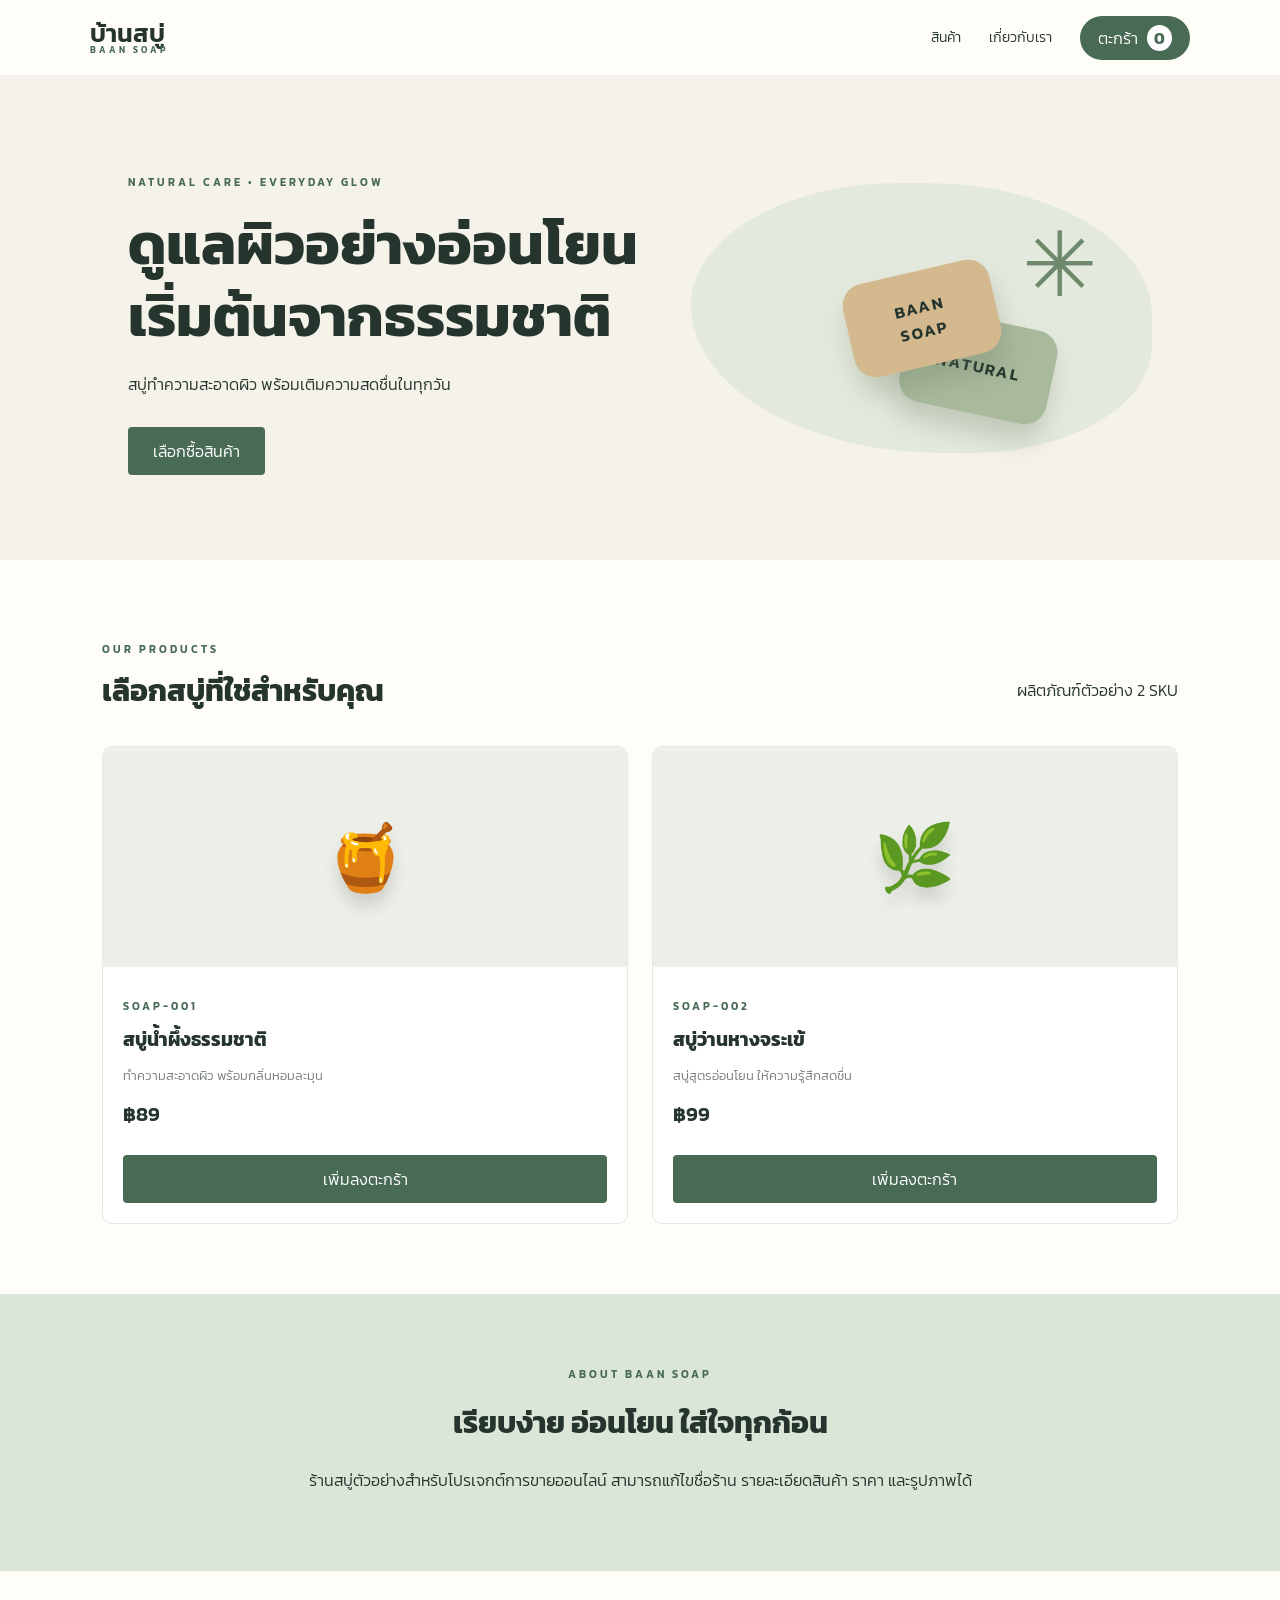
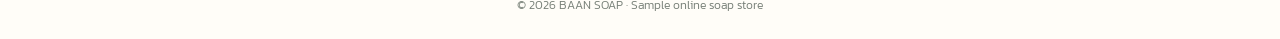
<file: index.html>
<!doctype html>
<html lang="th">
<head>
  <meta charset="utf-8"><meta name="viewport" content="width=device-width,initial-scale=1">
  <title>บ้านสบู่ — สบู่ธรรมชาติ</title><link rel="stylesheet" href="styles.css">
</head>
<body>
<header class="top"><a class="brand" href="#">บ้านสบู่<span>BAAN SOAP</span></a><nav><a href="#shop">สินค้า</a><a href="#about">เกี่ยวกับเรา</a><button class="cart-button" id="openCart">ตะกร้า <b id="cartCount">0</b></button></nav></header>
<main>
<section class="hero"><div><p class="eyebrow">NATURAL CARE • EVERYDAY GLOW</p><h1>ดูแลผิวอย่างอ่อนโยน<br>เริ่มต้นจากธรรมชาติ</h1><p>สบู่ทำความสะอาดผิว พร้อมเติมความสดชื่นในทุกวัน</p><a class="primary" href="#shop">เลือกซื้อสินค้า</a></div><div class="hero-art"><div class="soap soap-a">BAAN<br>SOAP</div><div class="soap soap-b">NATURAL</div><span class="leaf">✳</span></div></section>
<section id="shop" class="section"><div class="section-head"><div><p class="eyebrow">OUR PRODUCTS</p><h2>เลือกสบู่ที่ใช่สำหรับคุณ</h2></div><p>ผลิตภัณฑ์ตัวอย่าง 2 SKU</p></div><div id="products" class="products"></div></section>
<section id="about" class="about"><p class="eyebrow">ABOUT BAAN SOAP</p><h2>เรียบง่าย อ่อนโยน ใส่ใจทุกก้อน</h2><p>ร้านสบู่ตัวอย่างสำหรับโปรเจกต์การขายออนไลน์ สามารถแก้ไขชื่อร้าน รายละเอียดสินค้า ราคา และรูปภาพได้</p></section>
</main>
<footer>© 2026 BAAN SOAP · Sample online soap store</footer>
<div class="overlay" id="cartOverlay"><aside class="drawer"><button class="close" id="closeCart">×</button><h2>ตะกร้าสินค้า</h2><div id="cartItems"></div><div class="total">รวมทั้งสิ้น <b id="cartTotal">฿0</b></div>
<form id="checkout"><h3>ข้อมูลจัดส่ง</h3><input name="customer" placeholder="ชื่อผู้รับ" required><input name="phone" placeholder="เบอร์โทรศัพท์" required><textarea name="address" placeholder="ที่อยู่จัดส่ง (บ้านเลขที่ ถนน แขวง/ตำบล เขต/อำเภอ จังหวัด รหัสไปรษณีย์)" required></textarea><button class="primary full" type="submit">ยืนยันคำสั่งซื้อ</button><small id="checkoutMsg"></small></form></aside></div>
<script src="app.js"></script></body></html>
</file>
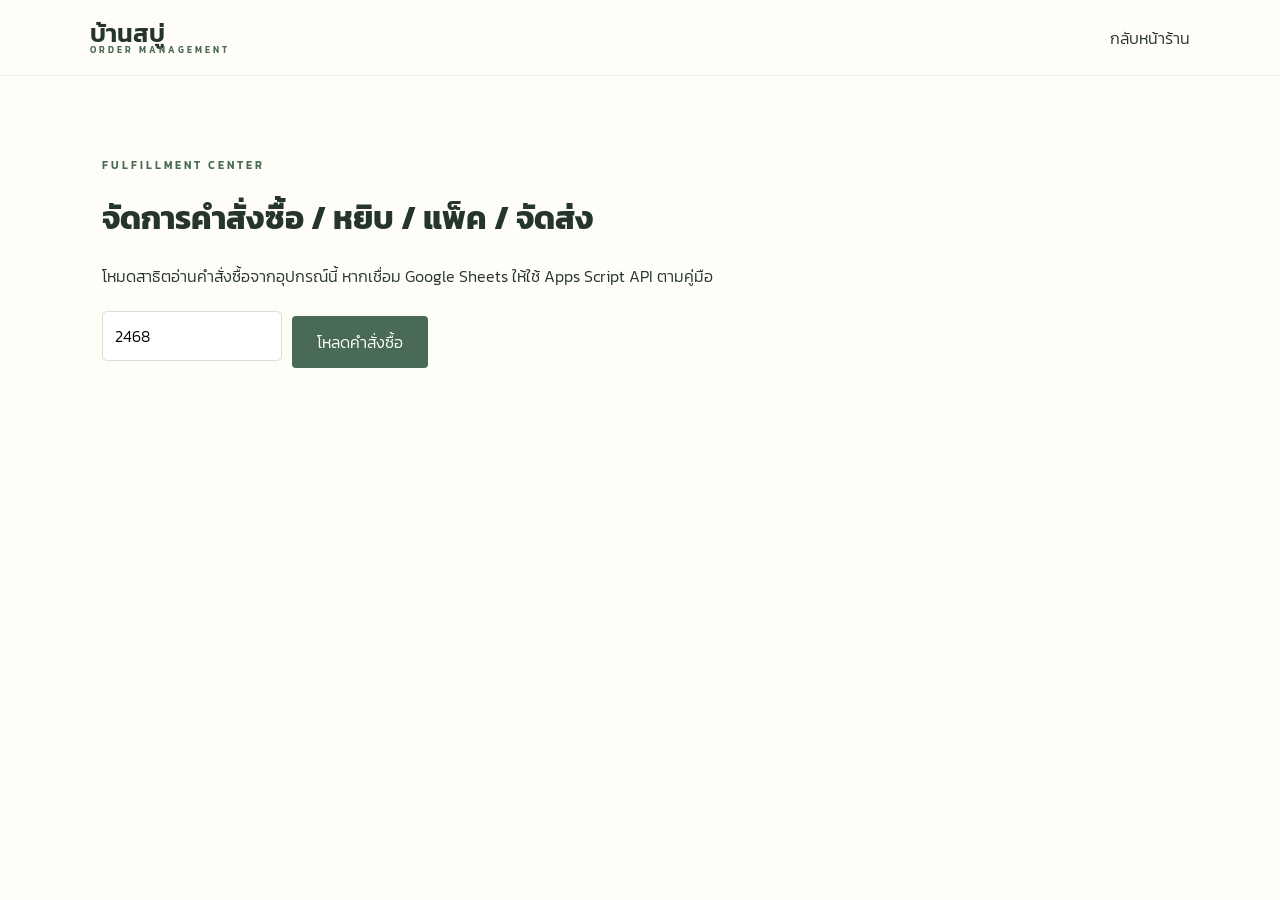
<file: admin.html>
<!doctype html><html lang="th"><head><meta charset="utf-8"><meta name="viewport" content="width=device-width,initial-scale=1"><title>จัดการคำสั่งซื้อ — บ้านสบู่</title><link rel="stylesheet" href="styles.css"></head><body><header class="top"><a class="brand" href="index.html">บ้านสบู่<span>ORDER MANAGEMENT</span></a><a href="index.html">กลับหน้าร้าน</a></header><main class="section"><p class="eyebrow">FULFILLMENT CENTER</p><h1>จัดการคำสั่งซื้อ / หยิบ / แพ็ค / จัดส่ง</h1><p>โหมดสาธิตอ่านคำสั่งซื้อจากอุปกรณ์นี้ หากเชื่อม Google Sheets ให้ใช้ Apps Script API ตามคู่มือ</p><div style="display:flex;gap:10px;flex-wrap:wrap"><input id="pin" placeholder="Admin PIN" value="2468" style="max-width:180px"><button class="primary" onclick="loadOrders()">โหลดคำสั่งซื้อ</button></div><div id="orders"></div></main><script>
function loadOrders(){let data=JSON.parse(localStorage.getItem("soapOrders")||"[]");let el=document.querySelector("#orders");if(!data.length){el.innerHTML="<p>ยังไม่มีคำสั่งซื้อในโหมดตัวอย่าง</p>";return}el.innerHTML=data.map(o=>`<article class="product" style="padding:20px;margin:18px 0"><h2>คำสั่งซื้อ ${o.orderId}</h2><p>${o.customer} · ${o.phone}</p><p>${o.address}</p><p><b>รายการสินค้า</b></p>${o.items.map(x=>`<p>□ ${x.product} (${x.sku}) × ${x.qty} = ฿${x.qty*x.unitPrice}</p>`).join("")}<h3>ยอดรวม ฿${o.total}</h3><label>สถานะ <select id="status-${o.orderId}"><option>รอหยิบสินค้า</option><option>กำลังแพ็ค</option><option>พร้อมจัดส่ง</option><option>จัดส่งแล้ว</option></select></label><p><input id="track-${o.orderId}" placeholder="เลขพัสดุ / Tracking No."></p><button class="primary" onclick="save('${o.orderId}')">บันทึกสถานะ</button> <button class="primary" onclick="label('${o.orderId}')">พิมพ์ใบจ่าหน้า</button></article>`).join("")}
function save(id){let a=JSON.parse(localStorage.getItem("soapOrders")||"[]"),o=a.find(x=>x.orderId===id);o.status=document.querySelector("#status-"+id).value;o.tracking=document.querySelector("#track-"+id).value;localStorage.setItem("soapOrders",JSON.stringify(a));alert("บันทึกในเครื่องแล้ว")}
function label(id){let o=JSON.parse(localStorage.getItem("soapOrders")||"[]").find(x=>x.orderId===id);let w=window.open("","_blank");w.document.write(`<html lang="th"><meta charset="utf-8"><title>ใบจ่าหน้าพัสดุ ${id}</title><style>body{font-family:sans-serif;padding:25px}.label{border:2px solid #111;padding:25px;width:450px}h2{margin-top:0}</style><div class="label"><h2>ผู้รับพัสดุ</h2><h3>${o.customer}</h3><p>${o.phone}</p><p>${o.address}</p><hr><p>เลขคำสั่งซื้อ: ${o.orderId}</p><p>เลขพัสดุ: ${o.tracking||"________________"}</p><p>ร้านค้า: บ้านสบู่</p></div><script>window.print()<\/script></html>`);w.document.close()}
</script></body></html>
</file>
<file: styles.css>
@import url('https://fonts.googleapis.com/css2?family=Kanit:wght@300;400;500;600;700&display=swap');
:root{--ink:#25352e;--green:#496b55;--cream:#f5f2e9;--sage:#dce6d8;--accent:#c47b52}*{box-sizing:border-box}body{margin:0;background:#fffdf8;color:var(--ink);font-family:'Kanit',sans-serif;font-weight:300}.top{height:76px;padding:0 7%;display:flex;align-items:center;justify-content:space-between;background:#fffdf8;position:sticky;top:0;z-index:5;border-bottom:1px solid #eee}a{color:inherit;text-decoration:none}.brand{font-size:25px;font-weight:600;line-height:1}.brand span{display:block;font-size:9px;letter-spacing:3px;color:var(--green)}nav{display:flex;gap:28px;align-items:center}nav a{font-size:14px}.cart-button{border:0;background:var(--green);color:white;border-radius:30px;padding:10px 18px;font:inherit}.cart-button b{background:#fff;color:var(--green);border-radius:50%;padding:1px 7px;margin-left:5px}.hero{background:var(--cream);padding:85px 10%;display:grid;grid-template-columns:1.1fr .9fr;align-items:center;min-height:450px}.eyebrow{font-size:11px;letter-spacing:3px;color:var(--green);font-weight:600}.hero h1{font-size:clamp(34px,5vw,58px);line-height:1.25;margin:15px 0}.hero p{line-height:1.9}.primary{display:inline-block;background:var(--green);color:white;border:0;padding:12px 25px;border-radius:4px;font:inherit;cursor:pointer;margin-top:12px}.hero-art{height:270px;position:relative;display:flex;justify-content:center;align-items:center;background:#e4e9dd;border-radius:48% 52% 42% 58%}.soap{width:150px;height:95px;border-radius:22px;box-shadow:0 18px 25px #65735b44;display:grid;place-content:center;text-align:center;letter-spacing:2px;font-weight:600}.soap-a{background:#d4b98e;transform:rotate(-13deg);z-index:2}.soap-b{background:#a8b99c;transform:rotate(12deg) translate(65px,35px);position:absolute}.leaf{position:absolute;font-size:90px;color:#6e896c;right:12%;top:5%}.section{padding:70px 8%}.section-head{display:flex;justify-content:space-between;align-items:end;margin-bottom:28px}.section h2,.about h2{font-size:30px;margin:5px 0}.products{display:grid;grid-template-columns:repeat(2,minmax(0,1fr));gap:24px}.product{border:1px solid #e8e7df;border-radius:10px;overflow:hidden;background:white}.product-art{height:220px;display:grid;place-items:center;background:#edf0e8}.product-art span{font-size:65px;filter:drop-shadow(0 12px 8px #0002)}.product-info{padding:20px}.product-info h3{margin:0 0 5px}.muted{color:#788078;font-size:13px}.price{font-weight:600;font-size:20px;margin:14px 0}.product-info button{width:100%}.about{text-align:center;background:var(--sage);padding:60px 15%;line-height:1.8}footer{text-align:center;padding:25px;color:#788078;font-size:12px}.overlay{display:none;position:fixed;inset:0;background:#0006;z-index:10;justify-content:flex-end}.overlay.show{display:flex}.drawer{background:#fffdf8;width:min(440px,100%);height:100%;padding:28px;overflow:auto;position:relative}.close{float:right;border:0;background:none;font-size:30px}.drawer h2{margin-top:35px}.cart-line{display:flex;justify-content:space-between;border-bottom:1px solid #eee;padding:12px 0;gap:10px}.cart-line button{border:0;background:none;color:#a44}.total{display:flex;justify-content:space-between;padding:20px 0;font-size:18px}input,textarea{width:100%;padding:12px;margin:7px 0;border:1px solid #d9ded6;border-radius:5px;font:inherit}textarea{min-height:85px}.full{width:100%}small{display:block;margin-top:10px;color:var(--green)}@media(max-width:650px){.top{padding:0 5%}nav{gap:12px}nav a{display:none}.hero{padding:55px 7%;grid-template-columns:1fr;gap:35px}.hero-art{height:220px}.products{grid-template-columns:1fr}.section{padding:50px 6%}.section-head{display:block}.about{padding:45px 8%}}
</file>
